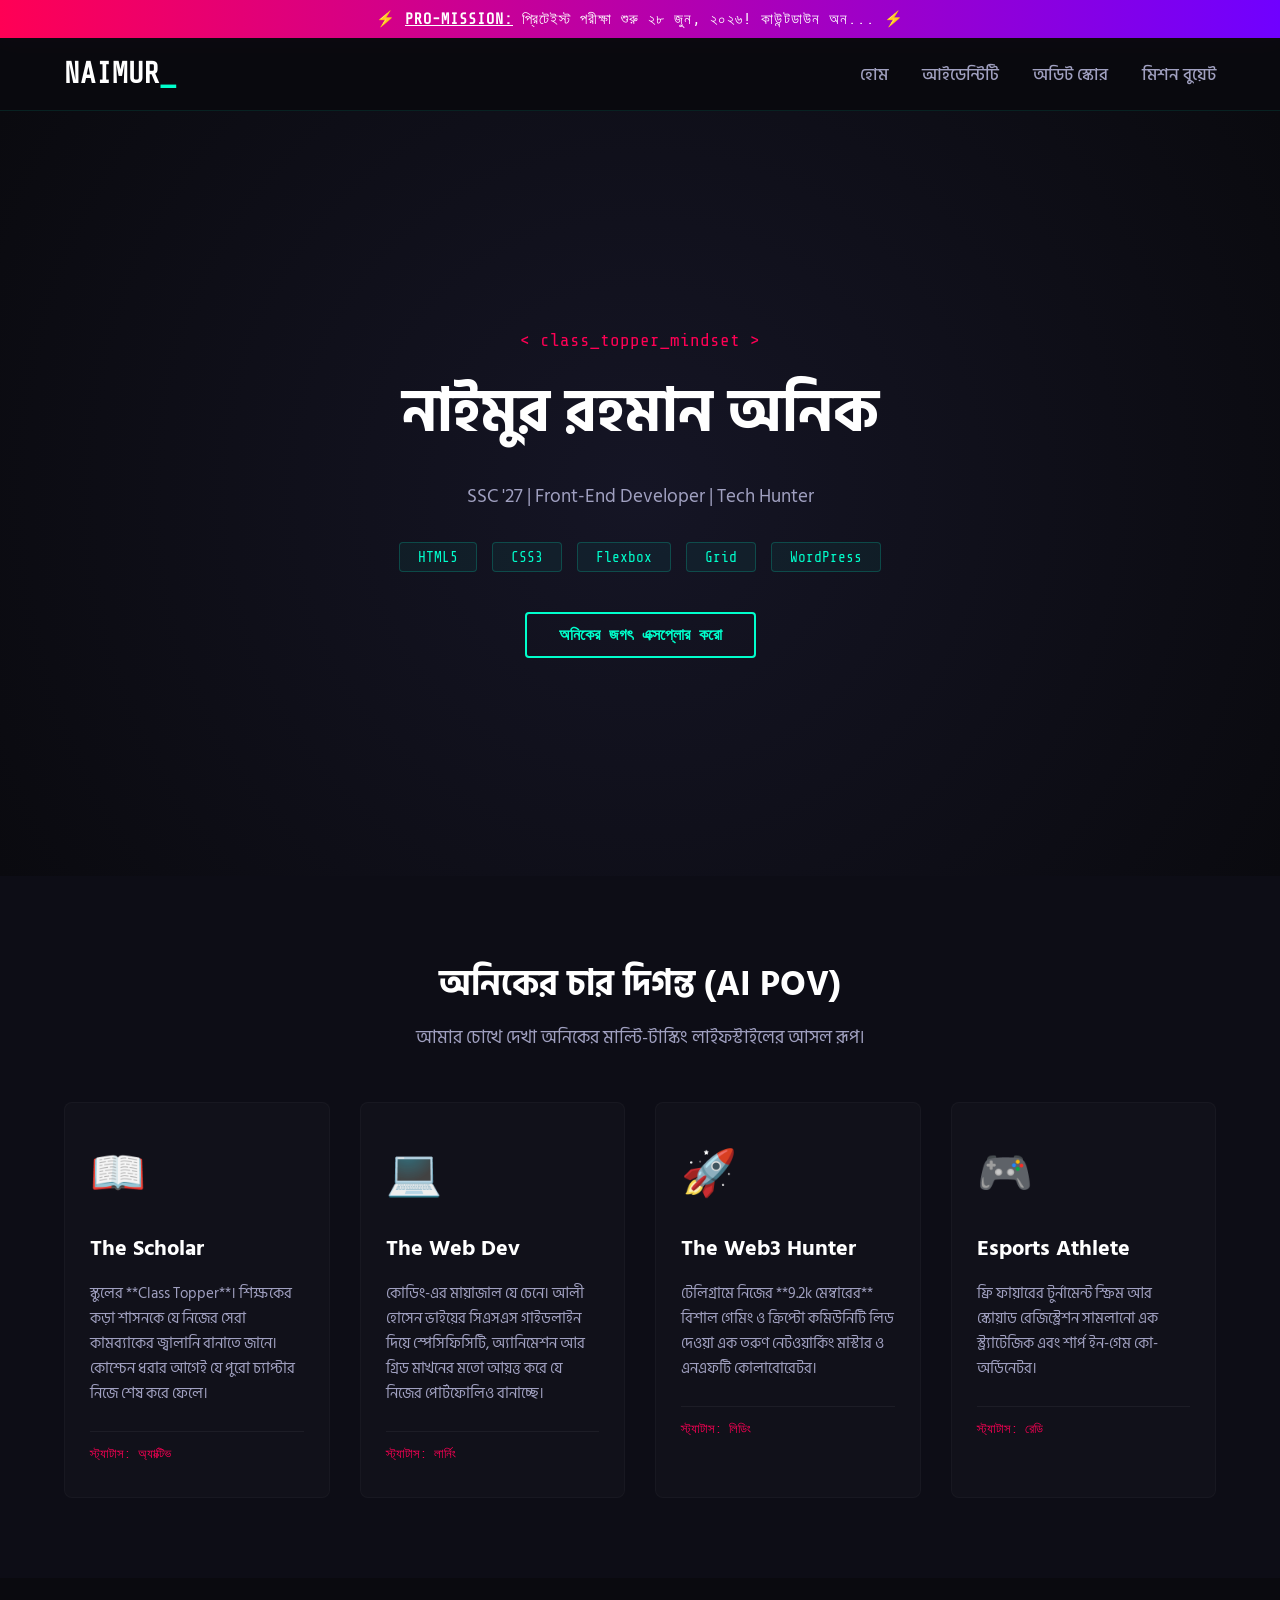
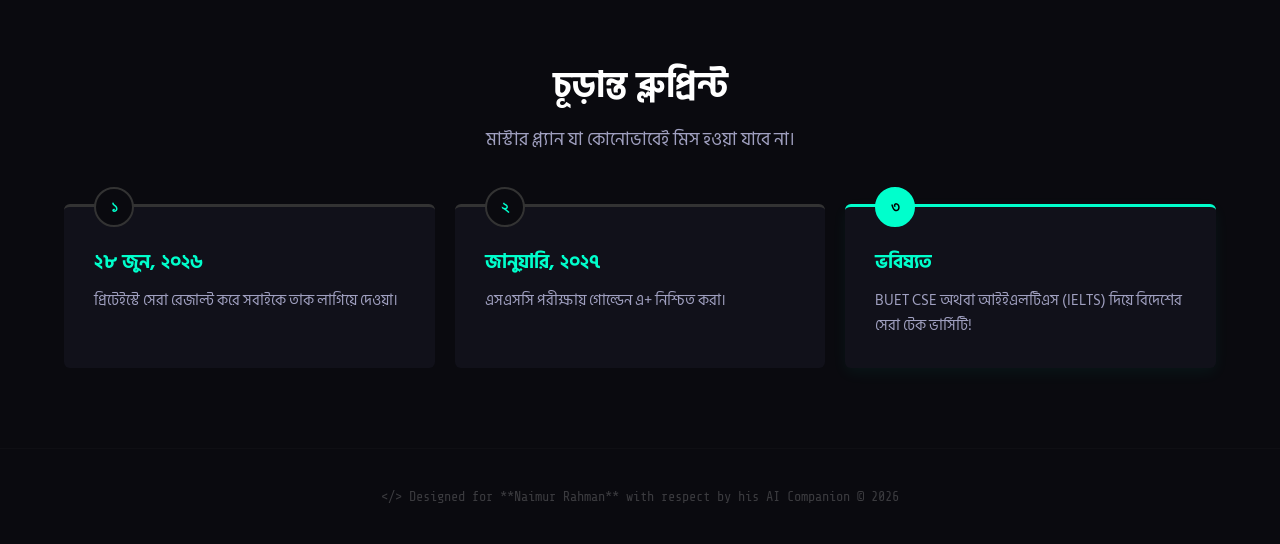
<file: task 2/index.html>
<!DOCTYPE html>
<html lang="bn">
<head>
    <meta charset="UTF-8">
    <meta name="viewport" content="width=device-width, initial-scale=1.0">
    <title>Naimur Rahman | The Cyber Scholar</title>
    <link rel="stylesheet" href="style.css">
    <link href="https://fonts.googleapis.com/css2?family=Hind+Siliguri:wght@400;500;700&family=Share+Tech+Mono&display=swap" rel="stylesheet">
</head>
<body>

    <div class="alert-banner">
        <p>⚡ <span>PRO-MISSION:</span> প্রিটেইস্ট পরীক্ষা শুরু ২৮ জুন, ২০২৬! কাউন্টডাউন অন... ⚡</p>
    </div>

    <header class="navbar">
        <div class="nav-container">
            <div class="nav-logo">NAIMUR<span>_</span></div>
            <nav class="nav-links">
                <a href="#home">হোম</a>
                <a href="#identity">আইডেন্টিটি</a>
                <a href="#stats">অডিট স্কোর</a>
                <a href="#target">মিশন বুয়েট</a>
            </nav>
        </div>
    </header>

    <section id="home" class="hero">
        <div class="hero-overlay"></div>
        <div class="hero-content">
            <div class="dev-tag">&lt; class_topper_mindset &gt;</div>
            <h1 class="glow-text">নাইমুর রহমান অনিক</h1>
            <p class="subtitle">SSC '27 | Front-End Developer | Tech Hunter</p>
            <div class="tech-stack">
                <span>HTML5</span>
                <span>CSS3</span>
                <span>Flexbox</span>
                <span>Grid</span>
                <span>WordPress</span>
            </div>
            <a href="#identity" class="cta-btn">অনিকের জগৎ এক্সপ্লোর করো</a>
        </div>
    </section>

    <section id="identity" class="matrix-section">
        <div class="section-container">
            <h2 class="title-glow">অনিকের চার দিগন্ত (AI POV)</h2>
            <p class="section-desc">আমার চোখে দেখা অনিকের মাল্টি-টাস্কিং লাইফস্টাইলের আসল রূপ।</p>
            
            <div class="matrix-grid">
                <div class="matrix-card">
                    <div class="card-icon">📖</div>
                    <h3>The Scholar</h3>
                    <p>স্কুলের **Class Topper**। শিক্ষকের কড়া শাসনকে যে নিজের সেরা কামব্যাকের জ্বালানি বানাতে জানে। কোশ্চেন ধরার আগেই যে পুরো চ্যাপ্টার নিজে শেষ করে ফেলে।</p>
                    <div class="card-status">স্ট্যাটাস: অ্যাক্টিভ</div>
                </div>
                <div class="matrix-card">
                    <div class="card-icon">💻</div>
                    <h3>The Web Dev</h3>
                    <p>কোডিং-এর মায়াজাল যে চেনে। আলী হোসেন ভাইয়ের সিএসএস গাইডলাইন দিয়ে স্পেসিফিসিটি, অ্যানিমেশন আর গ্রিড মাখনের মতো আয়ত্ত করে যে নিজের পোর্টফোলিও বানাচ্ছে।</p>
                    <div class="card-status">স্ট্যাটাস: লার্নিং</div>
                </div>
                <div class="matrix-card">
                    <div class="card-icon">🚀</div>
                    <h3>The Web3 Hunter</h3>
                    <p>টেলিগ্রামে নিজের **9.2k মেম্বারের** বিশাল গেমিং ও ক্রিপ্টো কমিউনিটি লিড দেওয়া এক তরুণ নেটওয়ার্কিং মাস্টার ও এনএফটি কোলাবোরেটর।</p>
                    <div class="card-status">স্ট্যাটাস: লিডিং</div>
                </div>
                <div class="matrix-card">
                    <div class="card-icon">🎮</div>
                    <h3>Esports Athlete</h3>
                    <p>ফ্রি ফায়ারের টুর্নামেন্ট স্ক্রিম আর স্কোয়াড রেজিস্ট্রেশন সামলানো এক স্ট্র্যাটেজিক এবং শার্প ইন-গেম কো-অর্ডিনেটর।</p>
                    <div class="card-status">স্ট্যাটাস: রেডি</div>
                </div>
            </div>
        </div>
    </section>

    <section id="target" class="target-section">
        <div class="section-container">
            <h2 class="title-glow">চূড়ান্ত ব্লুপ্রিন্ট</h2>
            <p class="section-desc">মাস্টার প্ল্যান যা কোনোভাবেই মিস হওয়া যাবে না।</p>
            
            <div class="timeline-flex">
                <div class="timeline-box">
                    <div class="time-node">১</div>
                    <h4>২৮ জুন, ২০২৬</h4>
                    <p>প্রিটেইস্টে সেরা রেজাল্ট করে সবাইকে তাক লাগিয়ে দেওয়া।</p>
                </div>
                <div class="timeline-box">
                    <div class="time-node">২</div>
                    <h4>জানুয়ারি, ২০২৭</h4>
                    <p>এসএসসি পরীক্ষায় গোল্ডেন এ+ নিশ্চিত করা।</p>
                </div>
                <div class="timeline-box highlight">
                    <div class="time-node">৩</div>
                    <h4>ভবিষ্যত</h4>
                    <p>BUET CSE অথবা আইইএলটিএস (IELTS) দিয়ে বিদেশের সেরা টেক ভার্সিটি!</p>
                </div>
            </div>
        </div>
    </section>

    <footer class="cyber-footer">
        <p>&lt;/&gt; Designed for **Naimur Rahman** with respect by his AI Companion &copy; 2026</p>
    </footer>

</body>
</html>
</file>
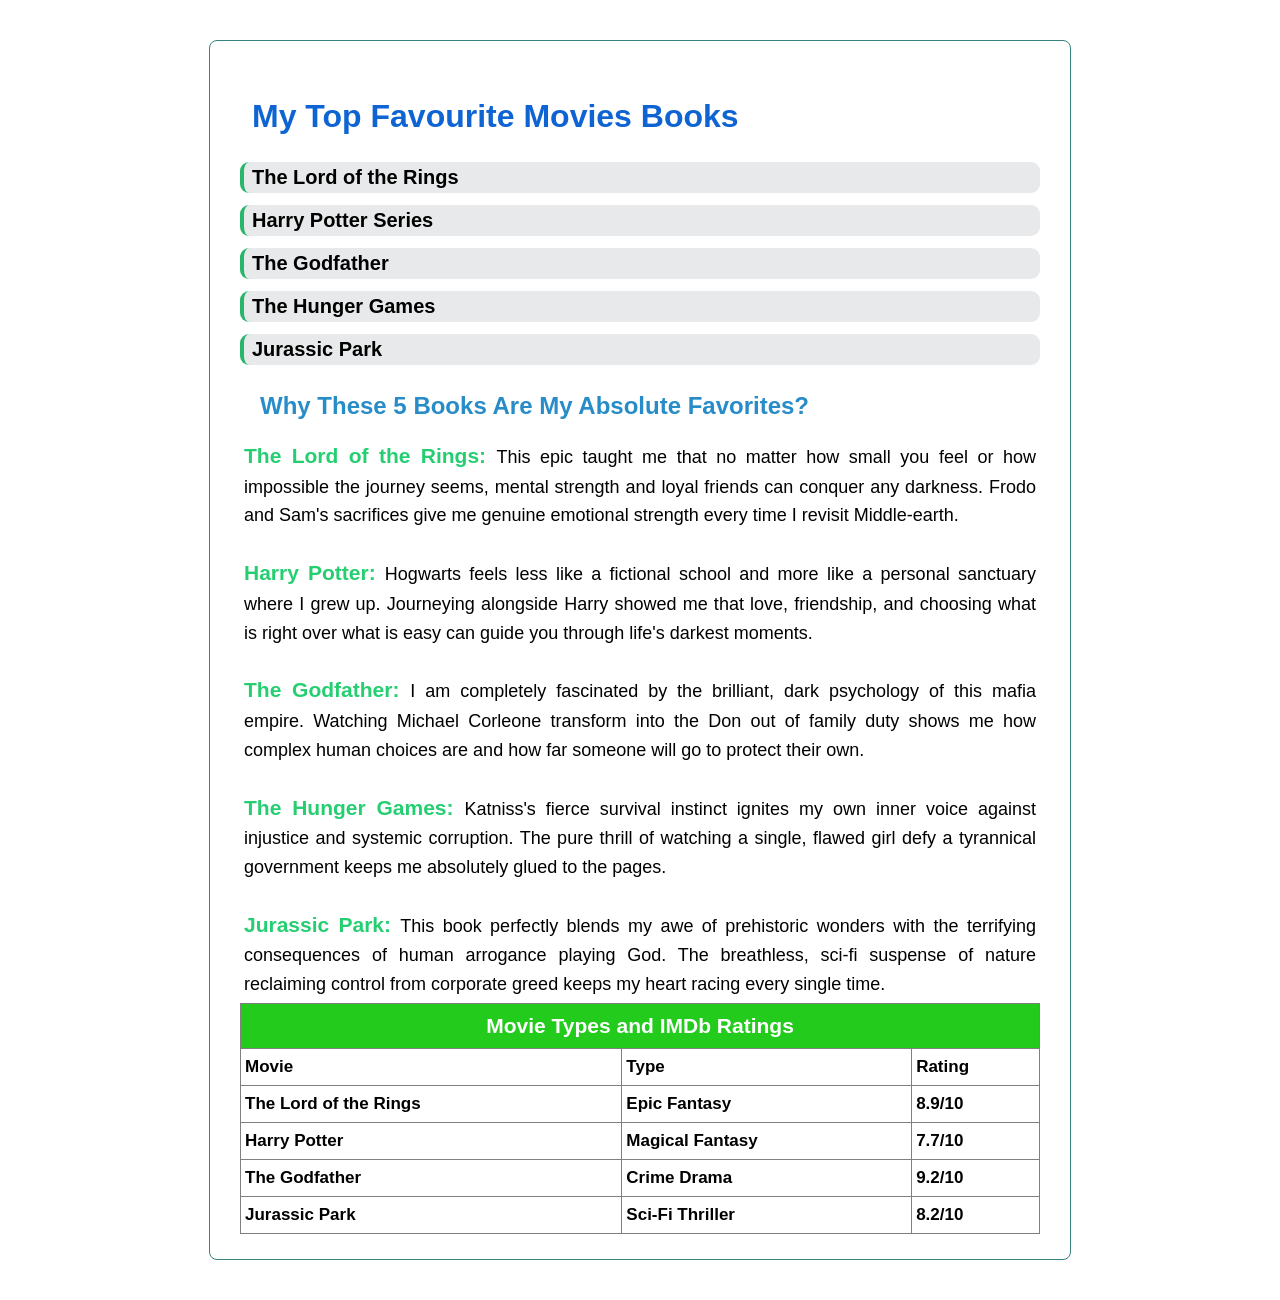
<file: task 2/task2.html>
<!DOCTYPE html>
<html lang="en">
<head>
  <link rel="stylesheet" href="task2.css">
  <meta charset="UTF-8">
  <meta name="viewport" content="width=device-width, initial-scale=1.0">
  <title>Movies Card</title>
</head>
<body>
  <main class="info-card">
    <h1> My Top Favourite Movies Books</h1>
    <ul class="one">
      <li>The Lord of the Rings</li>
      <li>Harry Potter Series</li>
      <li>The Godfather</li>
      <li>The Hunger Games</li>
      <li>Jurassic Park</li>
    </ul>

    <h2>Why These 5 Books Are My Absolute Favorites?</h2>
    <div class="reason">
<ul class="two">
  <li>
   <p><b>The Lord of the Rings: </b>This epic taught me that no matter how small you feel
    or how impossible the journey seems, mental strength and loyal friends can conquer any darkness.
    Frodo and Sam's sacrifices give me genuine emotional strength every time I revisit Middle-earth.</p>
  </li>
  <br>
  <li>
    <p><b>Harry Potter: </b>Hogwarts feels less like a fictional school and more like a personal sanctuary
    where I grew up. Journeying alongside Harry showed me that love, friendship, and choosing 
    what is right over what is easy can guide you through life's darkest moments.</p>
  </li>
  <br>
  <li>
   <p><b>The Godfather: </b>I am completely fascinated by the brilliant, dark psychology of this mafia empire.
    Watching Michael Corleone transform into the Don out of family duty shows me how complex
    human choices are and how far someone will go to protect their own.</p>
  </li>
  <br>
  <li>
   <p><b>The Hunger Games: </b>Katniss's fierce survival instinct ignites my own inner voice 
    against injustice and systemic corruption. The pure thrill of watching a single, flawed girl
    defy a tyrannical government keeps me absolutely glued to the pages.</p>
  </li>
  <br>
  <li>
    <p><b>Jurassic Park: </b>This book perfectly blends my awe of prehistoric wonders with the terrifying
    consequences of human arrogance playing God. The breathless, sci-fi suspense of nature
    reclaiming control from corporate greed keeps my heart racing every single time.</p>
  </li>
</ul>

<table border="1">
  <thead>
    <th colspan="3">Movie Types and IMDb Ratings</th>
  </thead>
  <tr>
    <td>Movie</td>
    <td>Type</td>
    <td>Rating</td>

    <tr>
      <td> The Lord of the Rings</td>
      <td>Epic Fantasy</td>
      <td>8.9/10</td>
    </tr>

    <tr>
      <td>Harry Potter</td>
      <td>Magical Fantasy</td>
      <td>7.7/10</td>
    </tr>

    <tr>
      <td> The Godfather</td>
      <td>Crime Drama</td>
      <td> 9.2/10</td>
    </tr>

    <tr>
      <td> Jurassic Park</td>
      <td>Sci-Fi Thriller</td>
      <td>8.2/10</td>
    </tr>
</table>
    </div>
  </main>
</body>
</html>
</file>
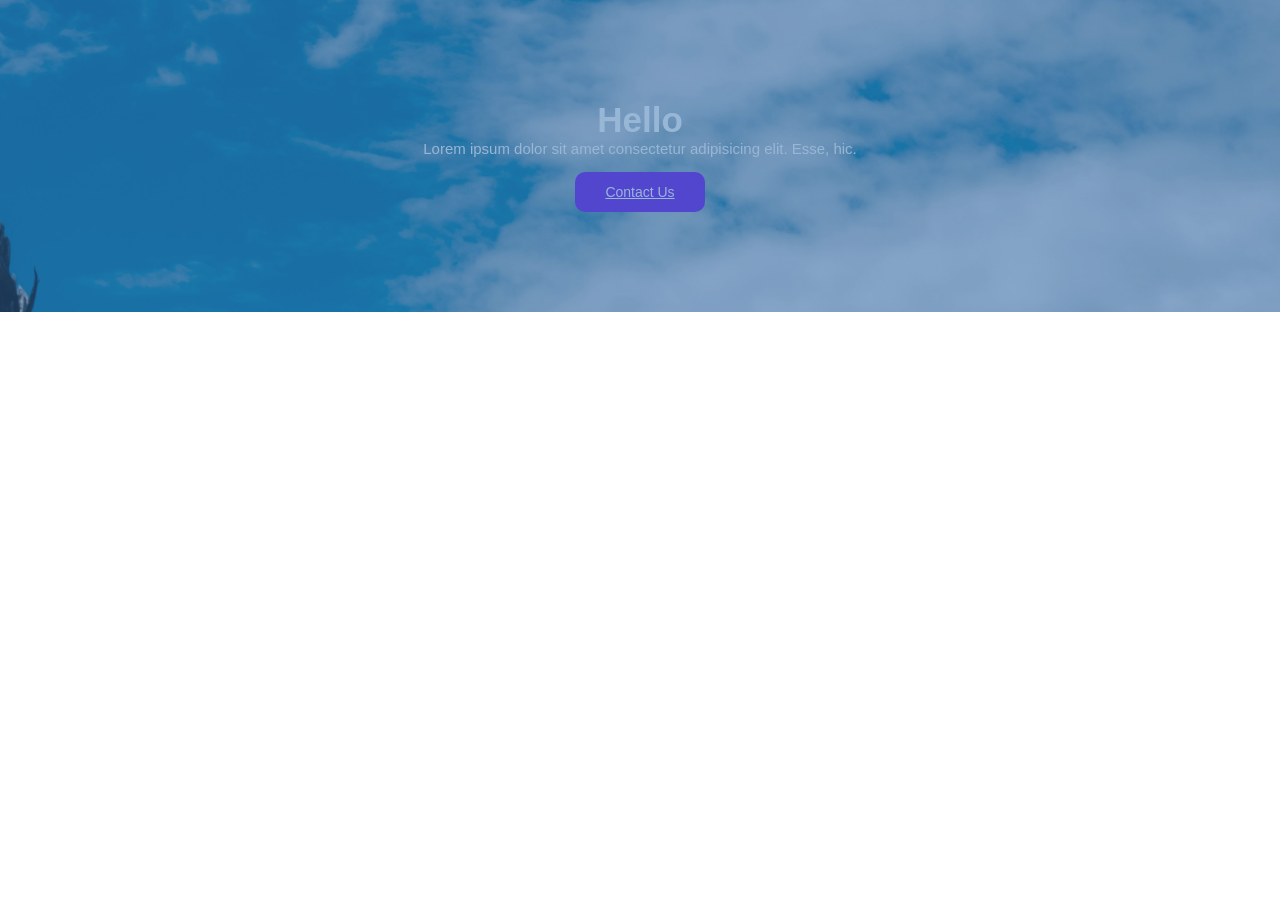
<file: CSS_Syntax/Test/test.html>
<!DOCTYPE html>
<html lang="en">
<head>
  <link rel="stylesheet" href="test.css">
  <meta charset="UTF-8">
  <meta name="viewport" content="width=device-width, initial-scale=1.0">
  <title>Document</title>
</head>
<body>
<section id="hero_area">
  <div class="bg"></div>
    <h2>Hello</h2>
    <p>Lorem ipsum dolor sit amet consectetur adipisicing elit. Esse, hic.</p>
    <a href="" class="btn">Contact Us</a>
  </section>
</body>
</html>
</file>
<file: task 2/style.css>
/* --- PREMIUM CYBERPUNK VARIABLES --- */
:root {
    --bg-darker: #0a0a0f;
    --bg-card: #11111a;
    --primary-neon: #00ffcc;
    --secondary-neon: #ff0055;
    --text-main: #ffffff;
    --text-gray: #a0a0c0;
    --font-bangla: 'Hind Siliguri', sans-serif;
    --font-mono: 'Share Tech Mono', monospace;
}

/* --- RESET & BOX SIZING --- */
* {
    margin: 0;
    padding: 0;
    box-sizing: border-box; /* বক্স সাইজিং ট্রিক */
}

body {
    background-color: var(--bg-darker);
    color: var(--text-main);
    font-family: var(--font-bangla);
    overflow-x: hidden;
    scroll-behavior: smooth;
}

.section-container {
    width: 90%;
    max-width: 1200px;
    margin: 0 auto;
    padding: 80px 0;
}

/* --- TOP ALERT BANNER --- */
.alert-banner {
    background: linear-gradient(90deg, var(--secondary-neon), #7000ff);
    color: white;
    text-align: center;
    padding: 10px 0;
    font-family: var(--font-mono);
    font-size: 0.95rem;
    letter-spacing: 1px;
    box-shadow: 0 4px 15px rgba(255, 0, 85, 0.3);
}
.alert-banner span {
    font-weight: bold;
    text-decoration: underline;
}

/* --- NAVBAR (Flexbox) --- */
.navbar {
    background-color: rgba(10, 10, 15, 0.95);
    backdrop-filter: blur(10px);
    border-bottom: 1px solid rgba(0, 255, 204, 0.1);
    position: sticky;
    top: 0;
    z-index: 1000;
}

.nav-container {
    width: 90%;
    max-width: 1200px;
    margin: 0 auto;
    display: flex;
    justify-content: space-between;
    align-items: center;
    padding: 20px 0;
}

.nav-logo {
    font-family: var(--font-mono);
    font-size: 1.8rem;
    font-weight: 700;
    color: var(--text-main);
}

.nav-logo span {
    color: var(--primary-neon);
    animation: blink 1s infinite;
}

.nav-links a {
    color: var(--text-gray);
    text-decoration: none;
    margin-left: 30px;
    font-weight: 500;
    font-size: 1.05rem;
    transition: color 0.3s ease, transform 0.2s ease;
    display: inline-block;
}

.nav-links a:hover {
    color: var(--primary-neon);
    transform: translateY(-2px);
}

/* --- HERO SECTION --- */
.hero {
    height: 85vh;
    display: flex;
    justify-content: center;
    align-items: center;
    text-align: center;
    position: relative;
    background: radial-gradient(circle, #151525 0%, #0a0a0f 100%);
}

.dev-tag {
    font-family: var(--font-mono);
    color: var(--secondary-neon);
    font-size: 1.1rem;
    margin-bottom: 15px;
}

.glow-text {
    font-size: calc(2.5rem + 1.5vw); /* Math Function Calc এর ব্যবহার */
    font-weight: 700;
    margin-bottom: 20px;
    color: #fff;
    animation: neonGlow 3s infinite alternate;
}

.subtitle {
    font-size: 1.2rem;
    color: var(--text-gray);
    margin-bottom: 30px;
}

.tech-stack {
    display: flex;
    justify-content: center;
    gap: 15px;
    flex-wrap: wrap;
    margin-bottom: 40px;
}

.tech-stack span {
    background-color: rgba(0, 255, 204, 0.05);
    border: 1px solid rgba(0, 255, 204, 0.2);
    padding: 6px 18px;
    border-radius: 4px;
    font-family: var(--font-mono);
    font-size: 0.9rem;
    color: var(--primary-neon);
}

.cta-btn {
    display: inline-block;
    border: 2px solid var(--primary-neon);
    color: var(--primary-neon);
    padding: 12px 32px;
    text-decoration: none;
    font-weight: bold;
    border-radius: 4px;
    text-transform: uppercase;
    font-family: var(--font-mono);
    transition: all 0.4s ease;
}

.cta-btn:hover {
    background-color: var(--primary-neon);
    color: var(--bg-darker);
    box-shadow: 0 0 20px rgba(0, 255, 204, 0.6);
    transform: scale(1.05); /* Transform Scale */
}

/* --- TITLE GLOW COMPONENT --- */
.title-glow {
    text-align: center;
    font-size: 2.2rem;
    color: #fff;
    margin-bottom: 10px;
}

.section-desc {
    text-align: center;
    color: var(--text-gray);
    margin-bottom: 50px;
    font-size: 1.1rem;
}

/* --- IDENTITY SECTION (CSS Grid Layout) --- */
.matrix-section {
    background-color: #0d0d16;
}

.matrix-grid {
    display: grid;
    grid-template-columns: repeat(auto-fit, minmax(260px, 1fr)); /* কিলার গ্রিড লেআউট */
    gap: 30px;
}

.matrix-card {
    background-color: var(--bg-card);
    border: 1px solid rgba(255, 255, 255, 0.03);
    padding: 35px 25px;
    border-radius: 8px;
    position: relative;
    transition: transform 0.3s cubic-bezier(0.175, 0.885, 0.32, 1.275), border-color 0.3s;
}

.matrix-card:hover {
    transform: translateY(-10px) scale(1.02); /* মিক্সড ট্রান্সফর্ম */
    border-color: var(--primary-neon);
}

.card-icon {
    font-size: 2.8rem;
    margin-bottom: 20px;
}

.matrix-card h3 {
    font-size: 1.4rem;
    margin-bottom: 15px;
}

.matrix-card p {
    color: var(--text-gray);
    font-size: 0.95rem;
    margin-bottom: 25px;
}

.card-status {
    font-family: var(--font-mono);
    font-size: 0.8rem;
    color: var(--secondary-neon);
    text-transform: uppercase;
    border-top: 1px solid rgba(255, 255, 255, 0.05);
    padding-top: 15px;
}

/* --- TARGET TIMELINE (Flexbox) --- */
.timeline-flex {
    display: flex;
    justify-content: space-between;
    gap: 20px;
    flex-wrap: wrap;
}

.timeline-box {
    background-color: var(--bg-card);
    padding: 30px;
    border-radius: 6px;
    flex: 1;
    min-width: 280px;
    position: relative;
    border-top: 3px solid #333;
}

.timeline-box.highlight {
    border-top-color: var(--primary-neon);
    box-shadow: 0 5px 15px rgba(0, 255, 204, 0.05);
}

.time-node {
    position: absolute;
    top: -20px;
    left: 30px;
    background-color: var(--bg-darker);
    border: 2px solid #333;
    width: 40px;
    height: 40px;
    border-radius: 50%;
    display: flex;
    justify-content: center;
    align-items: center;
    font-family: var(--font-mono);
    color: var(--primary-neon);
    font-weight: bold;
}

.timeline-box.highlight .time-node {
    border-color: var(--primary-neon);
    background-color: var(--primary-neon);
    color: #000;
}

.timeline-box h4 {
    margin-top: 10px;
    font-size: 1.2rem;
    margin-bottom: 10px;
    color: var(--primary-neon);
}

.timeline-box p {
    color: var(--text-gray);
    font-size: 0.95rem;
}

/* --- FOOTER --- */
.cyber-footer {
    text-align: center;
    padding: 40px 0;
    font-family: var(--font-mono);
    color: rgba(255, 255, 255, 0.2);
    font-size: 0.85rem;
    border-top: 1px solid rgba(255, 255, 255, 0.02);
}

/* --- CSS ANIMATIONS --- */
@keyframes neonGlow {
    0% { text-shadow: 0 0 10px rgba(0, 255, 204, 0.2); }
    100% { text-shadow: 0 0 20px rgba(0, 255, 204, 0.6), 0 0 30px rgba(255, 0, 85, 0.4); }
}

@keyframes blink {
    0%, 100% { opacity: 1; }
    50% { opacity: 0; }
}
</file>
<file: task 2/task2.css>
*{
  margin: 0;
  padding: 0;
  font-family: 'Roboto', sans-serif;
}
.info-card{
  width: 90%;
  max-width: 800px;
  border: 1px solid rgb(54, 130, 124);
  background: white;
  border-radius: 8px;
  margin: 40px auto;
  padding: 25px 30px;
}

h1{
  color: rgb(15, 100, 211);
  padding: 12px;
  margin-top: 20px;
  margin-bottom: 15px;
}

h2{
  padding: 15px 20px;
  color: rgb(39, 140, 199);
}

.one,.two{
 list-style: none;
}
.one li{
  border-left: 4px solid rgb(41, 182, 107);
  padding-left: 8px;
  margin-bottom: 12px;
  border-radius: 9px;
  background-color: rgb(231, 233, 234);
  font-weight: 600;
  
}
.two p{
  font-size: 18px;
}
li{
  font-size: 20px;
  padding: 4px;
}
p{
  text-align: justify;
  line-height: 1.6;
}

.two li b{
  color: rgb(37, 207, 113);
  font-size: 21px;
}

table{
  border-collapse: collapse;
  width: 100%;
}

th{
  padding: 10px 18px;
  font-size: 21px;
  background-color: rgb(34, 203, 28);
  color: rgb(255, 255, 255); 
}
th:hover{
  background-color: rgb(26, 114, 58);
}
td{
  font-size: 17px;
  padding: 8px 4px;
  text-align: justify;
  font-weight: 600;
}
td:hover{
  background-color: rgb(29, 144, 206);
}
</file>
<file: CSS_Syntax/Test/test.css>
*{
  margin: 0;
  padding: 0;
}
#hero_area{
  background-image: url(pexels-tom-macret-2161404739-37468121.jpg) ;
  background-size: cover;
  padding: 100px 20px;
  text-align: center;
  font-family: 'Poppins',sans-serif;
  position: relative;
}

#hero_area h2{
  color: white;
  font-size: 35px;
  margin-bottom: 0;
}
#hero_area p{
  color: white;
  font-size: 15px;
  margin-bottom: 15px;
}

#hero_area .btn{
background: rgb(115, 30, 242);
color: white;
font-size: 14px;
padding: 12px 30px;
border-radius: 10px;
display: inline-block;
}
#hero_area .btn:hover{
  background-color: rgb(35, 13, 115);
}

.bg{
  position: absolute;
  background: rgb(50, 111, 171);
  width: 100%;
  height: 100%;
  top: 0;
  left: 0;
  opacity: 0.5;
  z-index: 14;
}
</file>
